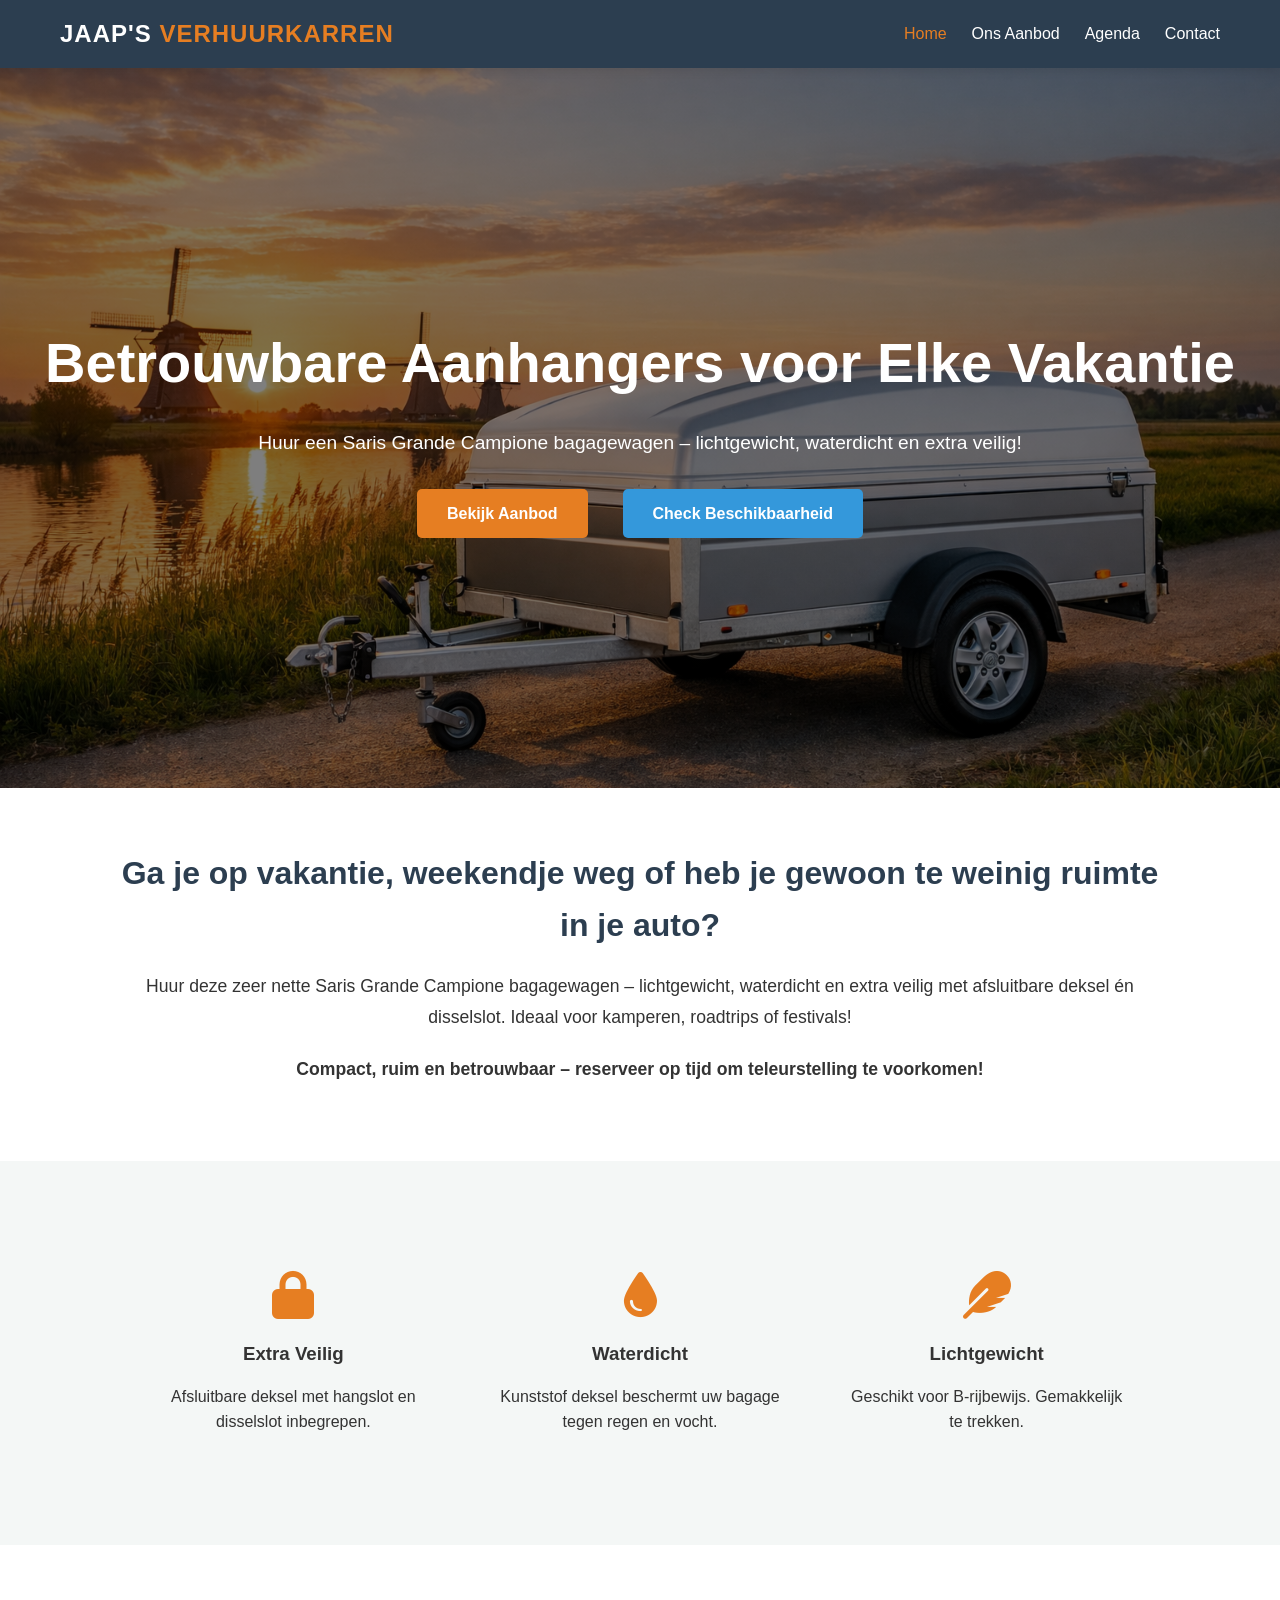
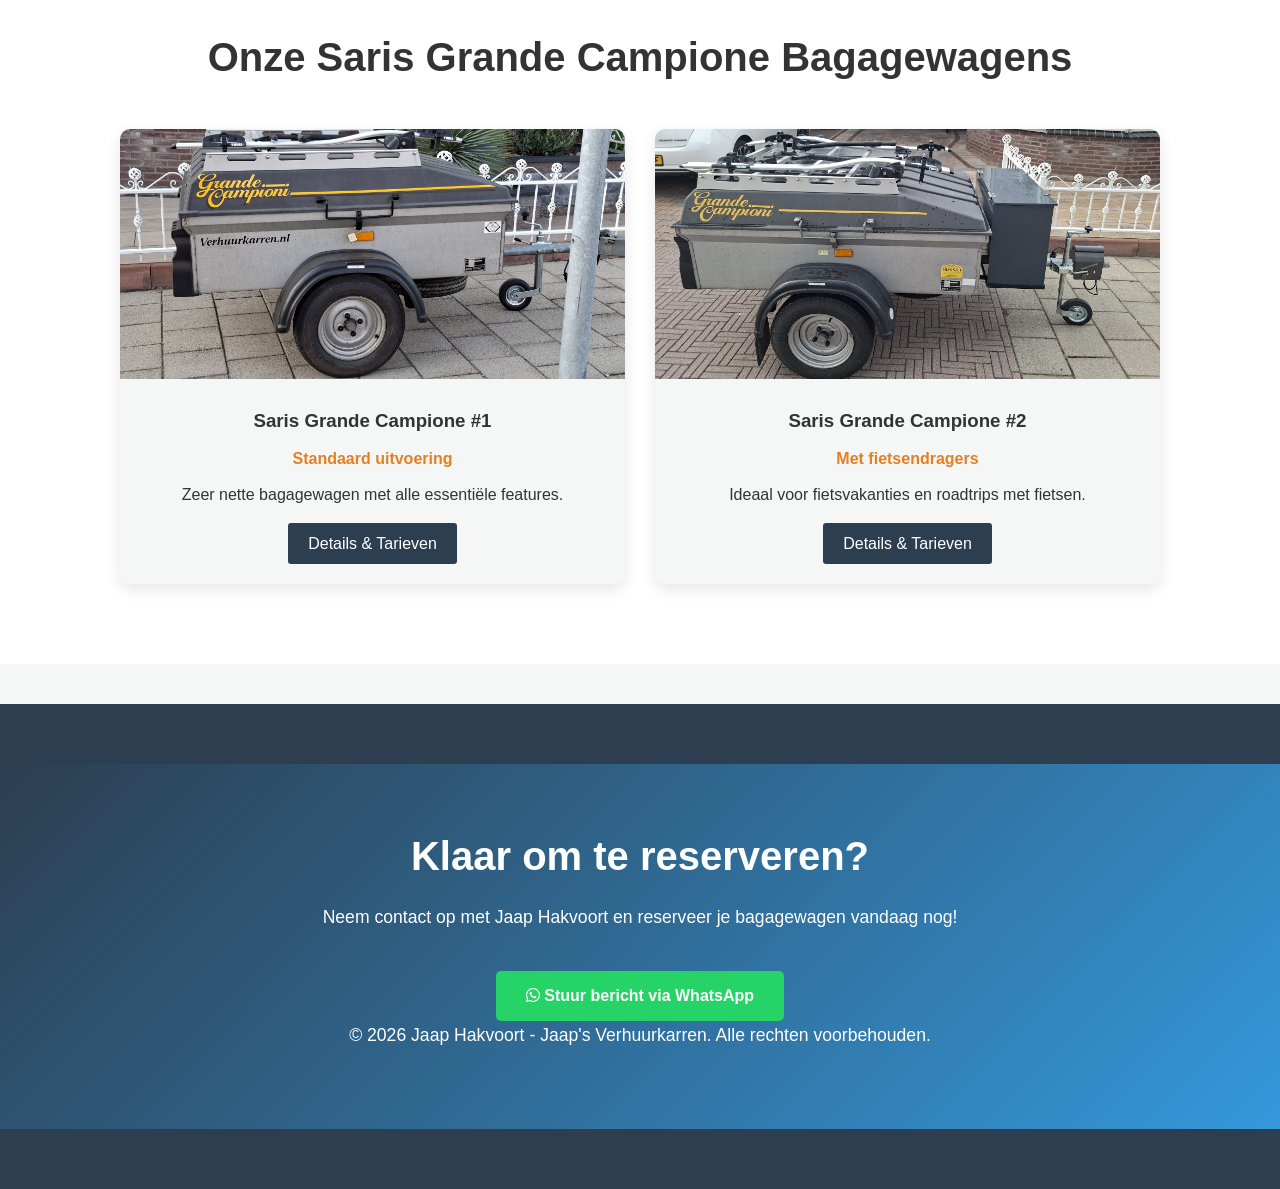
<file: index.html>
<!DOCTYPE html>
<html lang="nl">
<head>
    <meta charset="UTF-8">
    <meta name="viewport" content="width=device-width, initial-scale=1.0">
    <title>Jaap's Verhuurkarren - Saris Grande Campione Bagagewagen Huur</title>
    <link rel="stylesheet" href="stylesheet.css">
    <link rel="stylesheet" href="https://cdnjs.cloudflare.com/ajax/libs/font-awesome/6.0.0/css/all.min.css">
    <!-- Google tag (gtag.js) -->
<script async src="https://www.googletagmanager.com/gtag/js?id=G-QME11CQN93"></script>
<script>
  window.dataLayer = window.dataLayer || [];
  function gtag(){dataLayer.push(arguments);}
  gtag('js', new Date());

  gtag('config', 'G-QME11CQN93');
</script>

</head>
<body>
    <header>
        <nav>
            <div class="logo">Jaap's <span>Verhuurkarren</span></div>
            <ul>
                <li><a href="index.html" class="active">Home</a></li>
                <li><a href="pages/aanbod.html">Ons Aanbod</a></li>
                <li><a href="pages/agenda.html">Agenda</a></li>
                <li><a href="pages/contact.html">Contact</a></li>
            </ul>
        </nav>
    </header>

    <section class="hero" style="background-image: linear-gradient(rgba(0,0,0,0.5), rgba(0,0,0,0.5)), url('img/hero.jpg');">
        <div class="hero-content">
            <h1>Betrouwbare Aanhangers voor Elke Vakantie</h1>
            <p>Huur een Saris Grande Campione bagagewagen – lichtgewicht, waterdicht en extra veilig!</p>
            <div class="hero-btns">
                <a href="pages/aanbod.html" class="btn">Bekijk Aanbod</a>
                <a href="pages/agenda.html" class="btn btn-secondary">Check Beschikbaarheid</a>
            </div>
        </div>
    </section>

    <section class="intro-section">
        <div class="container">
            <div class="intro-text">
                <h2>Ga je op vakantie, weekendje weg of heb je gewoon te weinig ruimte in je auto?</h2>
                <p>Huur deze zeer nette Saris Grande Campione bagagewagen – lichtgewicht, waterdicht en extra veilig met afsluitbare deksel én disselslot. Ideaal voor kamperen, roadtrips of festivals!</p>
                <p style="text-align: center; margin-top: 20px; font-size: 1.1rem;"><strong>Compact, ruim en betrouwbaar – reserveer op tijd om teleurstelling te voorkomen!</strong></p>
            </div>
        </div>
    </section>

    <section class="features">
        <div class="container">
            <div class="feature">
                <i class="fas fa-lock"></i>
                <h3>Extra Veilig</h3>
                <p>Afsluitbare deksel met hangslot en disselslot inbegrepen.</p>
            </div>
            <div class="feature">
                <i class="fas fa-tint"></i>
                <h3>Waterdicht</h3>
                <p>Kunststof deksel beschermt uw bagage tegen regen en vocht.</p>
            </div>
            <div class="feature">
                <i class="fas fa-feather"></i>
                <h3>Lichtgewicht</h3>
                <p>Geschikt voor B-rijbewijs. Gemakkelijk te trekken.</p>
            </div>
        </div>
    </section>

    <section class="trailer-preview">
        <div class="container">
            <h2>Onze Saris Grande Campione Bagagewagens</h2>
            <div class="trailer-grid">
                <div class="trailer-card">
                    <img src="img/foto_kar_voorpagina.jpeg" alt="Saris Grande Campione 1">
                    <div class="card-body">
                        <h3>Saris Grande Campione #1</h3>
                        <p class="card-subtitle">Standaard uitvoering</p>
                        <p>Zeer nette bagagewagen met alle essentiële features.</p>
                        <a href="pages/aanbod.html" class="btn-small">Details & Tarieven</a>
                    </div>
                </div>
                <div class="trailer-card">
                    <img src="img/a199.jpeg" alt="Saris Grande Campione 2">
                    <div class="card-body">
                        <h3>Saris Grande Campione #2</h3>
                        <p class="card-subtitle">Met fietsendragers</p>
                        <p>Ideaal voor fietsvakanties en roadtrips met fietsen.</p>
                        <a href="pages/aanbod.html" class="btn-small">Details & Tarieven</a>
                    </div>
                </div>
            </div>
        </div>
    </section>

    

    <footer>
    <section class="cta-section">
        
            <h2>Klaar om te reserveren?</h2>
            <p>Neem contact op met Jaap Hakvoort en reserveer je bagagewagen vandaag nog!</p>
            <a href="#" id="whatsapp-link" class="btn" style="background: #25d366; margin-top: 20px;"><i class="fab fa-whatsapp"></i> Stuur bericht via WhatsApp</a><br>
             <p>&copy; 2026 Jaap Hakvoort - Jaap's Verhuurkarren. Alle rechten voorbehouden.</p>
        
    </section>
        
    </footer>

    <script src="javascript.js"></script>
</body>
</html>
</file>
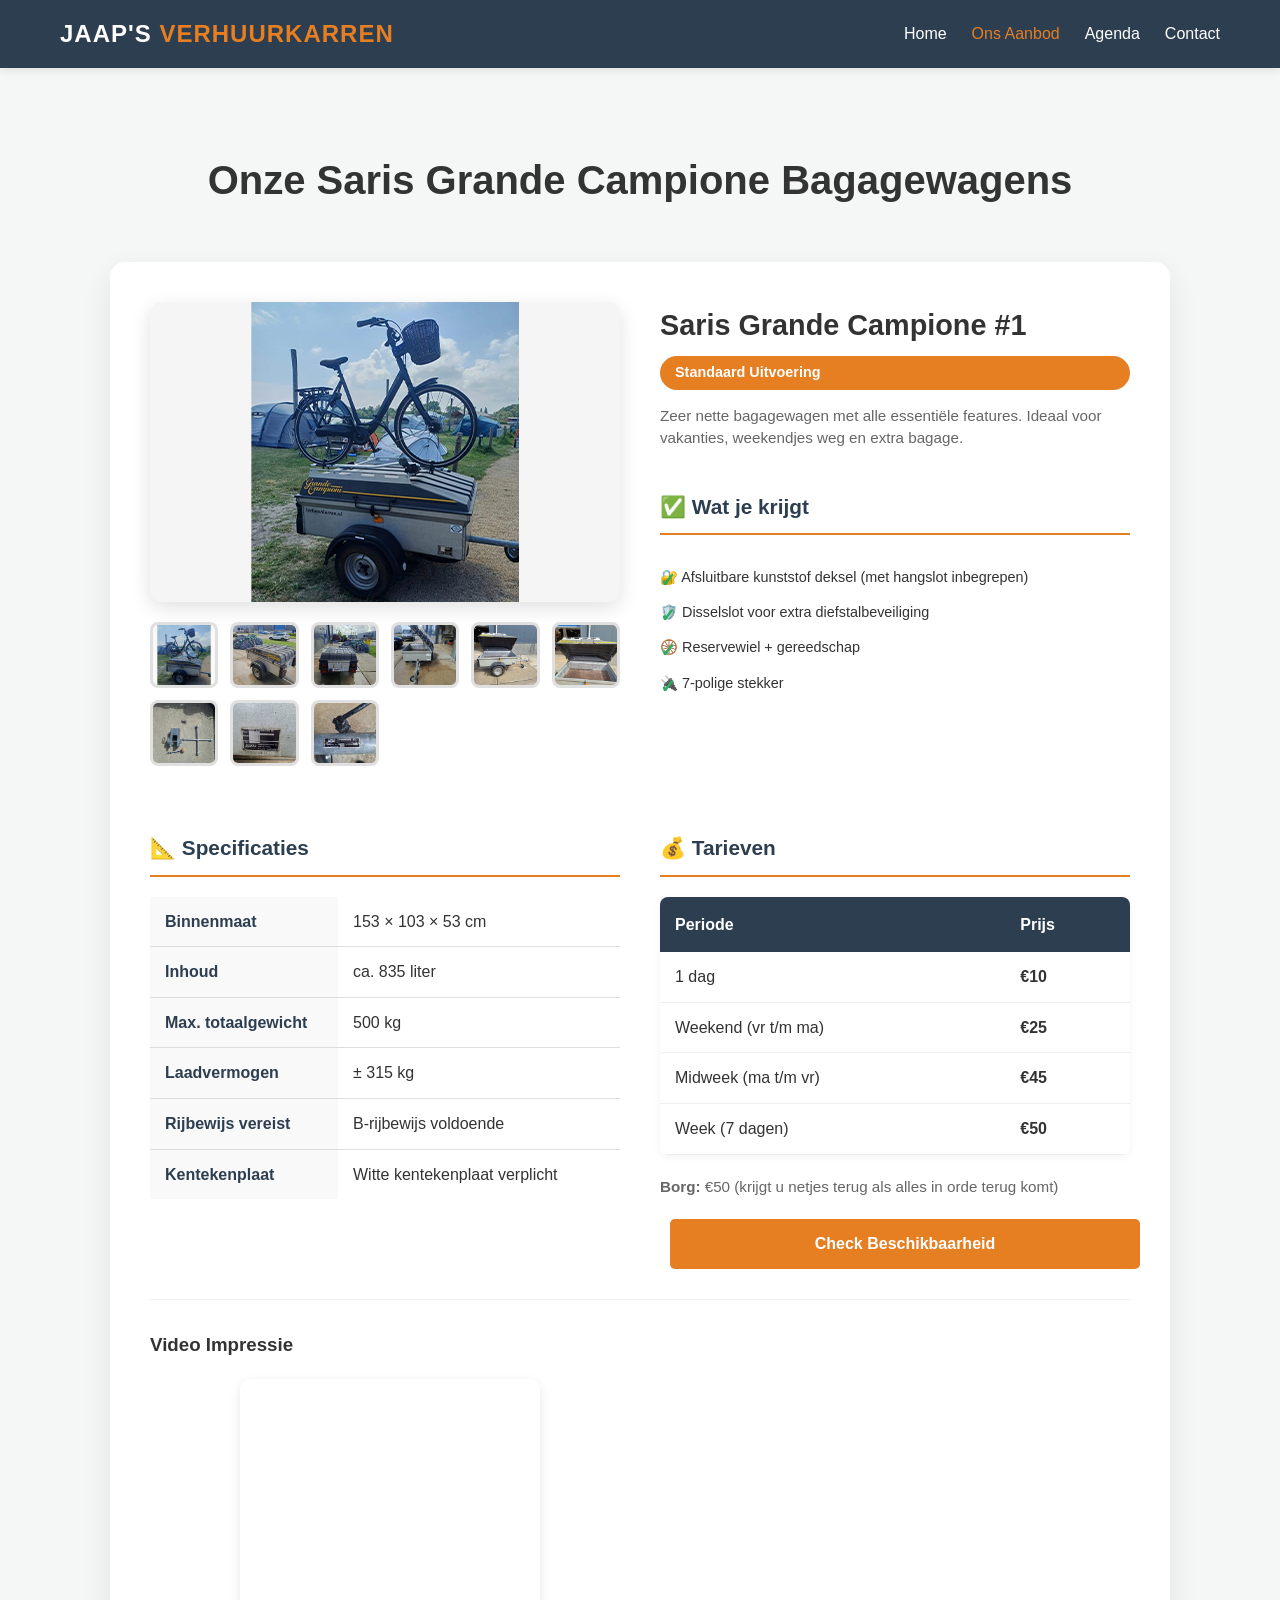
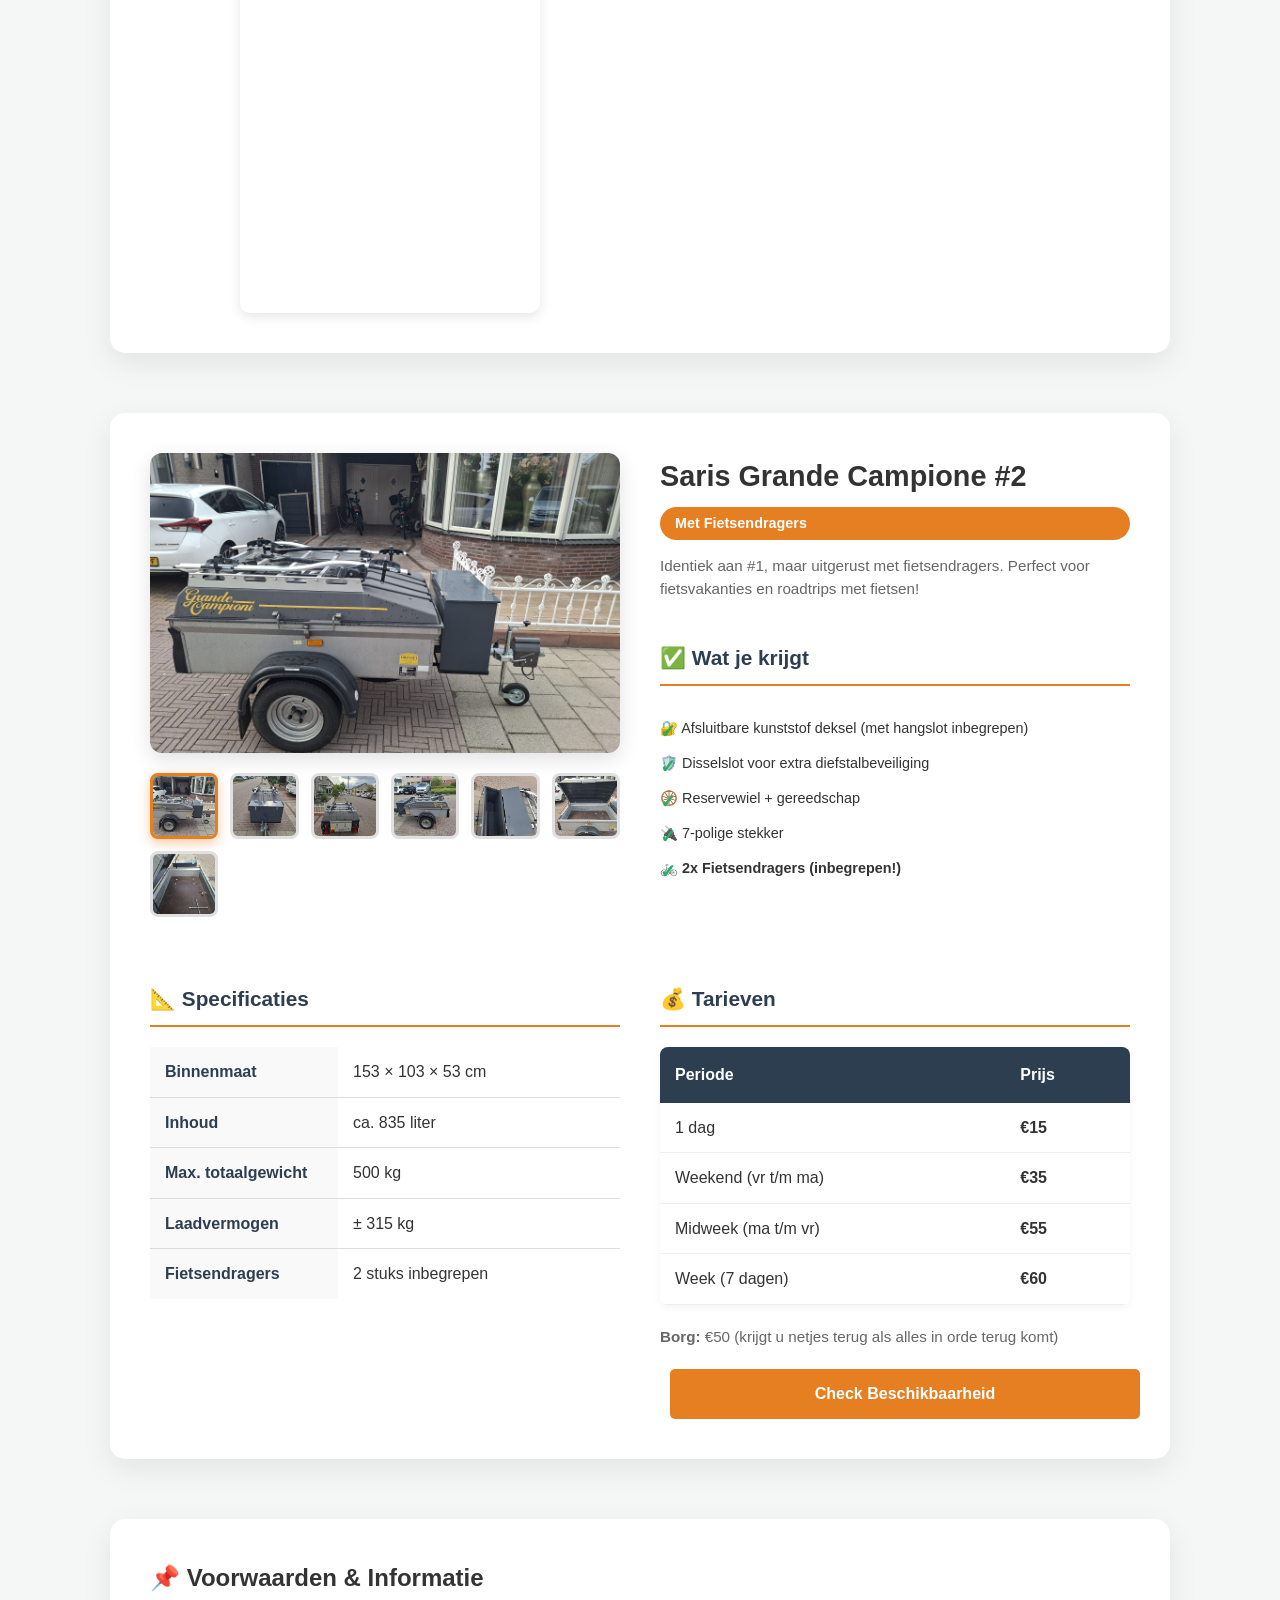
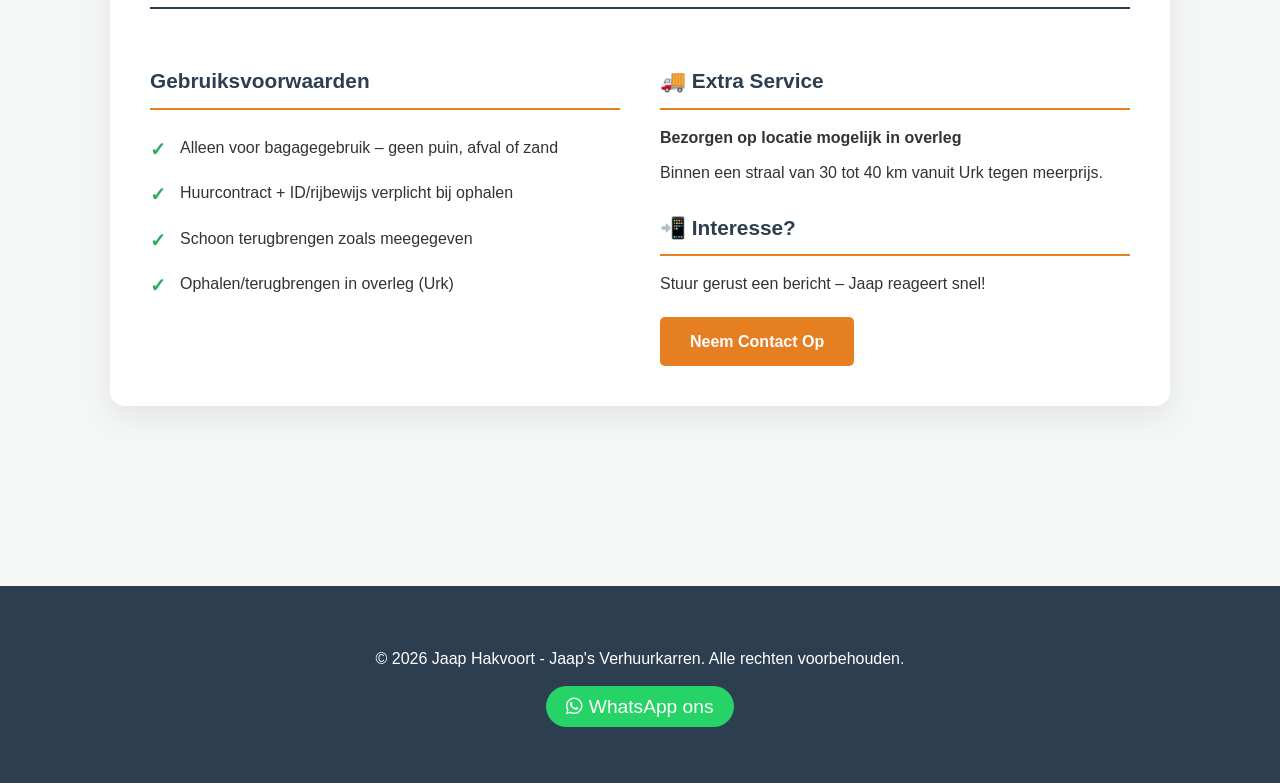
<file: pages/aanbod.html>
<!DOCTYPE html>
<html lang="nl">
<head>
    <meta charset="UTF-8">
    <meta name="viewport" content="width=device-width, initial-scale=1.0">
    <title>Ons Aanbod - Jaap's Verhuurkarren</title>
    <link rel="stylesheet" href="../stylesheet.css">
    <link rel="stylesheet" href="https://cdnjs.cloudflare.com/ajax/libs/font-awesome/6.0.0/css/all.min.css">
    <style>
        /* Lokale overrides voor extra cleanup */
        .section-title {
            font-size: 1.3rem;
            font-weight: bold;
            color: var(--dark);
            margin-top: 25px;
            margin-bottom: 15px;
            border-bottom: 2px solid var(--secondary-color);
            padding-bottom: 10px;
            text-align: left;
        }
        .badge {
            display: inline-block;
            background: var(--secondary-color);
            color: var(--white);
            padding: 5px 15px;
            border-radius: 20px;
            font-size: 0.9rem;
            margin-bottom: 15px;
            font-weight: 600;
        }
        .checklist {
            text-align: left;
            margin: 15px 0;
        }
        .video-container {
            width: 100%;
            border-radius: 10px;
            overflow: hidden;
            box-shadow: 0 4px 12px rgba(0,0,0,0.1);
        }
        .video-grid {
            display: grid;
            grid-template-columns: 1fr 1fr;
            gap: 20px;
            margin-top: 20px;
        }
        
        /* Compact top section layout */
        .trailer-top-section {
            display: grid;
            grid-template-columns: 1fr 1fr;
            gap: 40px;
            margin-bottom: 40px;
            align-items: start;
        }
        
        .trailer-bottom-section {
            display: grid;
            grid-template-columns: 1fr 1fr;
            gap: 40px;
        }
        
        .compact-info {
            display: flex;
            flex-direction: column;
            justify-content: flex-start;
        }
        
        .compact-info h2 {
            font-size: 1.8rem;
            margin-bottom: 8px;
        }
        
        .compact-info > p {
            font-size: 0.95rem;
            color: #666;
            margin-bottom: 15px;
            line-height: 1.5;
        }
        
        .compact-info .checklist {
            margin: 10px 0;
        }
        
        .compact-info .checklist li {
            font-size: 0.9rem;
            padding: 6px 0;
        }
        
        @media (max-width: 1024px) {
            .trailer-top-section,
            .trailer-bottom-section {
                grid-template-columns: 1fr;
                gap: 30px;
            }
        }
        
        @media (max-width: 768px) {
            .video-grid {
                grid-template-columns: 1fr;
            }
            .trailer-detail {
                padding: 20px;
            }
        }
    </style>
</head>
<body>
    <header>
        <nav>
            <div class="logo">Jaap's <span>Verhuurkarren</span></div>
            <ul>
                <li><a href="../index.html">Home</a></li>
                <li><a href="aanbod.html" class="active">Ons Aanbod</a></li>
                <li><a href="agenda.html">Agenda</a></li>
                <li><a href="contact.html">Contact</a></li>
            </ul>
        </nav>
    </header>

    <section class="container" style="padding: 80px 20px;">
        <h1 style="text-align: center; margin-bottom: 50px; font-size: 2.5rem;">Onze Saris Grande Campione Bagagewagens</h1>
        
        <!-- Trailer 1 -->
        <div class="trailer-detail">
            <!-- Top section: Gallery + Quick Info -->
            <div class="trailer-top-section">
                <div class="gallery-container">
                    <div class="main-image-container">
                        <img src="../img/fietskar.png" id="mainImage1" alt="Saris Grande Campione 1">
                    </div>
                    <div class="thumbnails-grid">                                          
                        <div class="thumbnail" onclick="changeImage('mainImage1', '../img/fietskar.png', this)">
                            <img src="../img/fietskar.png" alt="Thumbnail">
                        </div>
                        <div class="thumbnail" onclick="changeImage('mainImage1', '../img/10.jpeg', this)">
                            <img src="../img/10.jpeg" alt="Thumbnail">
                        </div>
                        <div class="thumbnail" onclick="changeImage('mainImage1', '../img/11.jpeg', this)">
                            <img src="../img/11.jpeg" alt="Thumbnail">
                        </div>
                        <div class="thumbnail" onclick="changeImage('mainImage1', '../img/13.jpeg', this)">
                            <img src="../img/13.jpeg" alt="Thumbnail">
                        </div>
                        <div class="thumbnail" onclick="changeImage('mainImage1', '../img/12.jpeg', this)">
                            <img src="../img/12.jpeg" alt="Thumbnail">
                        </div>
                        <div class="thumbnail" onclick="changeImage('mainImage1', '../img/4.jpeg', this)">
                            <img src="../img/4.jpeg" alt="Thumbnail">
                        </div>
                        <div class="thumbnail" onclick="changeImage('mainImage1', '../img/3.jpeg', this)">
                            <img src="../img/3.jpeg" alt="Thumbnail">
                        </div>
                        <div class="thumbnail" onclick="changeImage('mainImage1', '../img/7.jpeg', this)">
                            <img src="../img/7.jpeg" alt="Thumbnail">
                        </div>
                        <div class="thumbnail" onclick="changeImage('mainImage1', '../img/14.jpeg', this)">
                            <img src="../img/14.jpeg" alt="Thumbnail">
                        </div>
                    </div>
                </div>

                <div class="compact-info">
                    <h2>Saris Grande Campione #1</h2>
                    <span class="badge">Standaard Uitvoering</span>
                    <p>Zeer nette bagagewagen met alle essentiële features. Ideaal voor vakanties, weekendjes weg en extra bagage.</p>

                    <div class="section-title">✅ Wat je krijgt</div>
                    <ul class="checklist">
                        <li>🔐 Afsluitbare kunststof deksel (met hangslot inbegrepen)</li>
                        <li>🛡️ Disselslot voor extra diefstalbeveiliging</li>
                        <li>🛞 Reservewiel + gereedschap</li>
                        <li>🔌 7-polige stekker</li>
                    </ul>
                </div>
            </div>

            <!-- Bottom section: Specs & Pricing -->
            <div class="trailer-bottom-section">
                <div>
                    <div class="section-title">📐 Specificaties</div>
                    <table class="specs-table">
                        <tr><td>Binnenmaat</td><td>153 × 103 × 53 cm</td></tr>
                        <tr><td>Inhoud</td><td>ca. 835 liter</td></tr>
                        <tr><td>Max. totaalgewicht</td><td>500 kg</td></tr>
                        <tr><td>Laadvermogen</td><td>± 315 kg</td></tr>
                        <tr><td>Rijbewijs vereist</td><td>B-rijbewijs voldoende</td></tr>
                        <tr><td>Kentekenplaat</td><td>Witte kentekenplaat verplicht</td></tr>
                    </table>
                </div>

                <div>
                    <div class="section-title">💰 Tarieven</div>
                    <table class="pricing-table">
                        <tr>
                            <th>Periode</th>
                            <th>Prijs</th>
                        </tr>
                        <tr><td>1 dag</td><td><strong>€10</strong></td></tr>
                        <tr><td>Weekend (vr t/m ma)</td><td><strong>€25</strong></td></tr>
                        <tr><td>Midweek (ma t/m vr)</td><td><strong>€45</strong></td></tr>
                        <tr><td>Week (7 dagen)</td><td><strong>€50</strong></td></tr>
                    </table>
                    <p style="margin-top: 15px; font-size: 0.95rem; color: #666;"><strong>Borg:</strong> €50 (krijgt u netjes terug als alles in orde terug komt)</p>
                    <a href="agenda.html" class="btn" style="margin-top: 20px; width: 100%; text-align: center;">Check Beschikbaarheid</a>
                </div>
            </div>

            <div class="video-section">
                <h3 style="margin-bottom: 20px;">Video Impressie</h3>
                <div class="video-grid">
                    <div class="video-container" style="aspect-ratio: 9/16; max-width: 300px; margin: 0 auto;">
                        <iframe src="https://player.vimeo.com/video/1192032567?badge=0&amp;autopause=0" style="width:100%; height:100%; border:none;" allowfullscreen></iframe>
                    </div>
                </div>
            </div>
        </div>

        <!-- Trailer 2 -->
        <div class="trailer-detail">
            <!-- Top section: Gallery + Quick Info -->
            <div class="trailer-top-section">
                <div class="gallery-container">
                    <div class="main-image-container">
                        <img src="../img/a4.jpeg" id="mainImage2" alt="Saris Grande Campione 2">
                    </div>
                    <div class="thumbnails-grid">
                        <div class="thumbnail active" onclick="changeImage('mainImage2', '../img/a4.jpeg', this)">
                            <img src="../img/a4.jpeg" alt="Thumbnail">
                        </div>
                        <div class="thumbnail" onclick="changeImage('mainImage2', '../img/a1.jpeg', this)">
                            <img src="../img/a1.jpeg" alt="Thumbnail">
                        </div>
                        <div class="thumbnail" onclick="changeImage('mainImage2', '../img/a5.jpeg', this)">
                            <img src="../img/a5.jpeg" alt="Thumbnail">
                        </div>
                        <div class="thumbnail" onclick="changeImage('mainImage2', '../img/a6.jpeg', this)">
                            <img src="../img/a6.jpeg" alt="Thumbnail">
                        </div>
                        <div class="thumbnail" onclick="changeImage('mainImage2', '../img/a7.jpeg', this)">
                            <img src="../img/a7.jpeg" alt="Thumbnail">
                        </div>
                        <div class="thumbnail" onclick="changeImage('mainImage2', '../img/a9.jpeg', this)">
                            <img src="../img/a9.jpeg" alt="Thumbnail">
                        </div>
                        <div class="thumbnail" onclick="changeImage('mainImage2', '../img/a11.jpeg', this)">
                            <img src="../img/a11.jpeg" alt="Thumbnail">
                        </div>
                    </div>
                </div>

                <div class="compact-info">
                    <h2>Saris Grande Campione #2</h2>
                    <span class="badge">Met Fietsendragers</span>
                    <p>Identiek aan #1, maar uitgerust met fietsendragers. Perfect voor fietsvakanties en roadtrips met fietsen!</p>

                    <div class="section-title">✅ Wat je krijgt</div>
                    <ul class="checklist">
                        <li>🔐 Afsluitbare kunststof deksel (met hangslot inbegrepen)</li>
                        <li>🛡️ Disselslot voor extra diefstalbeveiliging</li>
                        <li>🛞 Reservewiel + gereedschap</li>
                        <li>🔌 7-polige stekker</li>
                        <li>🚲 <strong>2x Fietsendragers (inbegrepen!)</strong></li>
                    </ul>
                </div>
            </div>

            <!-- Bottom section: Specs & Pricing -->
            <div class="trailer-bottom-section">
                <div>
                    <div class="section-title">📐 Specificaties</div>
                    <table class="specs-table">
                        <tr><td>Binnenmaat</td><td>153 × 103 × 53 cm</td></tr>
                        <tr><td>Inhoud</td><td>ca. 835 liter</td></tr>
                        <tr><td>Max. totaalgewicht</td><td>500 kg</td></tr>
                        <tr><td>Laadvermogen</td><td>± 315 kg</td></tr>
                        <tr><td>Fietsendragers</td><td>2 stuks inbegrepen</td></tr>
                    </table>
                </div>

                <div>
                    <div class="section-title">💰 Tarieven</div>
                    <table class="pricing-table">
                        <tr>
                            <th>Periode</th>
                            <th>Prijs</th>
                        </tr>
                        <tr><td>1 dag</td><td><strong>€15</strong></td></tr>
                        <tr><td>Weekend (vr t/m ma)</td><td><strong>€35</strong></td></tr>
                        <tr><td>Midweek (ma t/m vr)</td><td><strong>€55</strong></td></tr>
                        <tr><td>Week (7 dagen)</td><td><strong>€60</strong></td></tr>
                    </table>
                    <p style="margin-top: 15px; font-size: 0.95rem; color: #666;"><strong>Borg:</strong> €50 (krijgt u netjes terug als alles in orde terug komt)</p>
                    <a href="agenda.html" class="btn" style="margin-top: 20px; width: 100%; text-align: center;">Check Beschikbaarheid</a>
                </div>
            </div>
        </div>

        <!-- Voorwaarden -->
        <div class="trailer-detail" style="text-align: left;">
            <h2 style="margin-bottom: 30px; border-bottom: 2px solid var(--dark); padding-bottom: 10px;">📌 Voorwaarden & Informatie</h2>
            
            <div style="display: grid; grid-template-columns: repeat(auto-fit, minmax(250px, 1fr)); gap: 40px;">
                <div>
                    <div class="section-title">Gebruiksvoorwaarden</div>
                    <ul class="checklist">
                        <li>Alleen voor bagagegebruik – geen puin, afval of zand</li>
                        <li>Huurcontract + ID/rijbewijs verplicht bij ophalen</li>
                        <li>Schoon terugbrengen zoals meegegeven</li>
                        <li>Ophalen/terugbrengen in overleg (Urk)</li>
                    </ul>
                </div>
                <div>
                    <div class="section-title">🚚 Extra Service</div>
                    <p style="margin-bottom: 10px;"><strong>Bezorgen op locatie mogelijk in overleg</strong></p>
                    <p>Binnen een straal van 30 tot 40 km vanuit Urk tegen meerprijs.</p>
                    
                    <div class="section-title">📲 Interesse?</div>
                    <p style="margin-bottom: 20px;">Stuur gerust een bericht – Jaap reageert snel!</p>
                    <a href="contact.html" class="btn" style="margin: 0;">Neem Contact Op</a>
                </div>
            </div>
        </div>
    </section>

    <footer>
        <div class="container">
            <p>&copy; 2026 Jaap Hakvoort - Jaap's Verhuurkarren. Alle rechten voorbehouden.</p>
            <div class="socials">
                <a href="#" id="whatsapp-link"><i class="fab fa-whatsapp"></i> WhatsApp ons</a>
            </div>
        </div>
    </footer>

    <script>
        function changeImage(targetId, src, thumbElement) {
            const mainImg = document.getElementById(targetId);
            mainImg.style.opacity = '0';
            
            setTimeout(() => {
                mainImg.src = src;
                mainImg.style.opacity = '1';
            }, 300);

            // Update active state thumbnails
            const thumbnails = thumbElement.parentElement.getElementsByClassName('thumbnail');
            for (let thumb of thumbnails) {
                thumb.classList.remove('active');
            }
            thumbElement.classList.add('active');
        }
    </script>
    <script src="../javascript.js"></script>
</body>
</html>
</file>
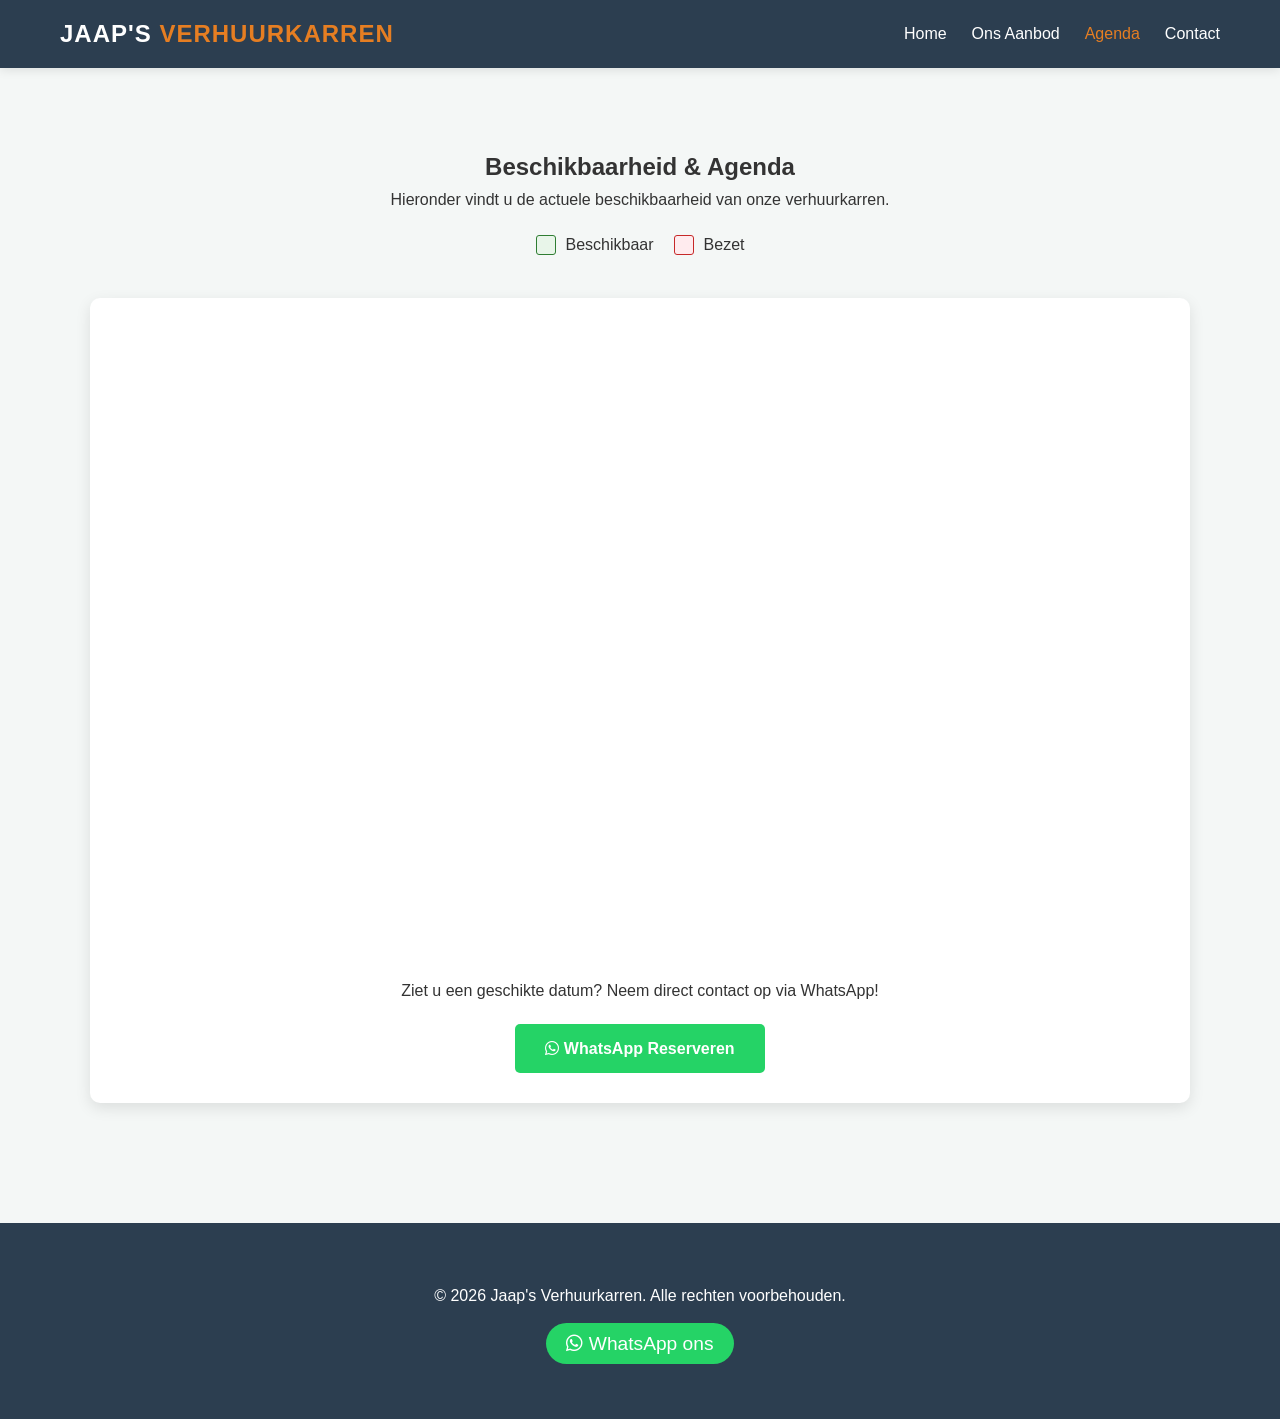
<file: pages/agenda.html>
<!DOCTYPE html>
<html lang="nl">
<head>
    <meta charset="UTF-8">
    <meta name="viewport" content="width=device-width, initial-scale=1.0">
    <title>Agenda - Jaap's Verhuurkarren</title>
    <link rel="stylesheet" href="../stylesheet.css">
    <link rel="stylesheet" href="https://cdnjs.cloudflare.com/ajax/libs/font-awesome/6.0.0/css/all.min.css">
    <style>
        .calendar-section {
            padding: 80px 0;
        }
        .calendar-info {
            text-align: center;
            margin-bottom: 40px;
        }
        .calendar-legend {
            display: flex;
            justify-content: center;
            gap: 20px;
            margin-top: 20px;
        }
        .legend-item {
            display: flex;
            align-items: center;
            gap: 10px;
        }
        .legend-box {
            width: 20px;
            height: 20px;
            border-radius: 3px;
        }
        .legend-available { background: #e8f5e9; border: 1px solid #2e7d32; }
        .legend-booked { background: #ffebee; border: 1px solid #c62828; }
    </style>
</head>
<body>
    <header>
        <nav>
            <div class="logo">Jaap's <span>Verhuurkarren</span></div>
            <ul>
                <li><a href="../index.html">Home</a></li>
                <li><a href="aanbod.html">Ons Aanbod</a></li>
                <li><a href="agenda.html" class="active">Agenda</a></li>
                <li><a href="contact.html">Contact</a></li>
            </ul>
        </nav>
    </header>

    <section class="container calendar-section">
        <div class="calendar-info">
            <h1>Beschikbaarheid & Agenda</h1>
            <p>Hieronder vindt u de actuele beschikbaarheid van onze verhuurkarren.</p>
            <div class="calendar-legend">
                <div class="legend-item"><div class="legend-box legend-available"></div> Beschikbaar</div>
                <div class="legend-item"><div class="legend-box legend-booked"></div> Bezet</div>
            </div>
        </div>

        <div class="calendar-container">
            <div class="calendar-header">
                <h2 id="month-year"></h2><iframe src="https://calendar.google.com/calendar/embed?src=jaaphakvoortuk45%40gmail.com&ctz=Europe%2FAmsterdam" style="border: 0" width="800" height="600" frameborder="0" scrolling="no"></iframe>
                
        </div>

        <div style="text-align: center; margin-top: 50px;">
            <p>Ziet u een geschikte datum? Neem direct contact op via WhatsApp!</p>
            <a href="#" id="contact-whatsapp-btn" class="btn" style="margin-top: 20px; background: #25d366;"><i class="fab fa-whatsapp"></i> WhatsApp Reserveren</a>
        </div>
    </section>

    <footer>
        <div class="container">
            <p>&copy; 2026 Jaap's Verhuurkarren. Alle rechten voorbehouden.</p>
            <div class="socials">
                <a href="#" id="whatsapp-link"><i class="fab fa-whatsapp"></i> WhatsApp ons</a>
            </div>
        </div>
    </footer>

    <script src="../javascript.js"></script>
</body>
</html>
</file>
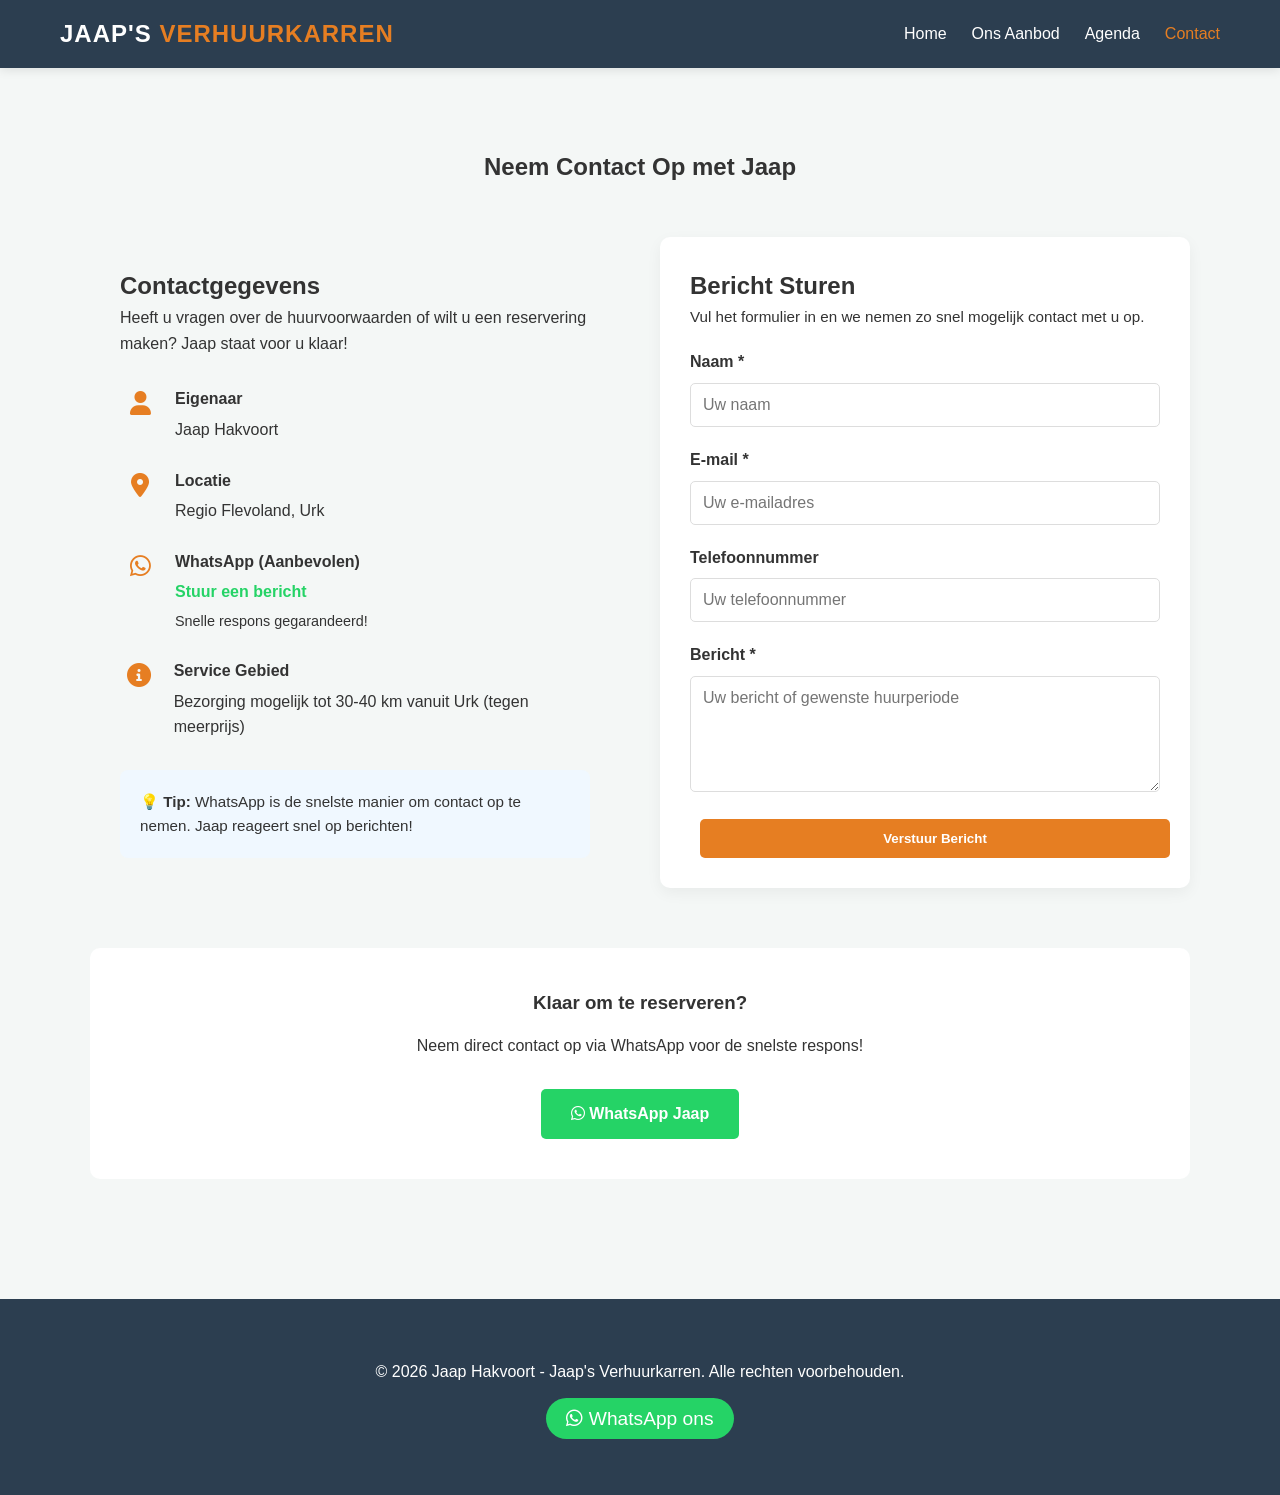
<file: pages/contact.html>
<!DOCTYPE html>
<html lang="nl">
<head>
    <meta charset="UTF-8">
    <meta name="viewport" content="width=device-width, initial-scale=1.0">
    <title>Contact - Jaap's Verhuurkarren</title>
    <link rel="stylesheet" href="../stylesheet.css">
    <link rel="stylesheet" href="https://cdnjs.cloudflare.com/ajax/libs/font-awesome/6.0.0/css/all.min.css">
    <style>
        .contact-section {
            padding: 80px 0;
        }
        .contact-grid {
            display: grid;
            grid-template-columns: repeat(auto-fit, minmax(300px, 1fr));
            gap: 40px;
        }
        .contact-form {
            background: var(--white);
            padding: 30px;
            border-radius: 10px;
            box-shadow: 0 5px 15px rgba(0,0,0,0.05);
        }
        .form-group {
            margin-bottom: 20px;
        }
        .form-group label {
            display: block;
            margin-bottom: 8px;
            font-weight: bold;
        }
        .form-group input, .form-group textarea {
            width: 100%;
            padding: 12px;
            border: 1px solid #ddd;
            border-radius: 5px;
            font-size: 1rem;
        }
        .contact-info {
            padding: 30px;
        }
        .info-item {
            display: flex;
            align-items: flex-start;
            gap: 15px;
            margin-bottom: 25px;
        }
        .info-item i {
            font-size: 1.5rem;
            color: var(--secondary-color);
            width: 40px;
            text-align: center;
            margin-top: 5px;
        }
        .info-item strong {
            display: block;
            margin-bottom: 5px;
        }
    </style>
</head>
<body>
    <header>
        <nav>
            <div class="logo">Jaap's <span>Verhuurkarren</span></div>
            <ul>
                <li><a href="../index.html">Home</a></li>
                <li><a href="aanbod.html">Ons Aanbod</a></li>
                <li><a href="agenda.html">Agenda</a></li>
                <li><a href="contact.html" class="active">Contact</a></li>
            </ul>
        </nav>
    </header>

    <section class="container contact-section">
        <h1 style="text-align: center; margin-bottom: 50px;">Neem Contact Op met Jaap</h1>
        
        <div class="contact-grid">
            <div class="contact-info">
                <h2>Contactgegevens</h2>
                <p style="margin-bottom: 30px;">Heeft u vragen over de huurvoorwaarden of wilt u een reservering maken? Jaap staat voor u klaar!</p>
                
                <div class="info-item">
                    <i class="fas fa-user"></i>
                    <div>
                        <strong>Eigenaar</strong>
                        Jaap Hakvoort
                    </div>
                </div>
                
                <div class="info-item">
                    <i class="fas fa-map-marker-alt"></i>
                    <div>
                        <strong>Locatie</strong>
                        Regio Flevoland, Urk
                    </div>
                </div>
                
                <div class="info-item">
                    <i class="fab fa-whatsapp"></i>
                    <div>
                        <strong>WhatsApp (Aanbevolen)</strong>
                        <a href="#" id="whatsapp-link" style="color: #25d366; text-decoration: none; font-weight: bold;">Stuur een bericht</a>
                        <p style="font-size: 0.9rem; margin-top: 5px;">Snelle respons gegarandeerd!</p>
                    </div>
                </div>

                <div class="info-item">
                    <i class="fas fa-info-circle"></i>
                    <div>
                        <strong>Service Gebied</strong>
                        Bezorging mogelijk tot 30-40 km vanuit Urk (tegen meerprijs)
                    </div>
                </div>

                <div style="background: #f0f8ff; padding: 20px; border-radius: 8px; margin-top: 30px;">
                    <p style="font-size: 0.95rem;"><strong>💡 Tip:</strong> WhatsApp is de snelste manier om contact op te nemen. Jaap reageert snel op berichten!</p>
                </div>
            </div>

            <div class="contact-form">
                <h2>Bericht Sturen</h2>
                <p style="margin-bottom: 20px; font-size: 0.95rem;">Vul het formulier in en we nemen zo snel mogelijk contact met u op.</p>
                <form id="contact-form">
                    <div class="form-group">
                        <label for="name">Naam *</label>
                        <input type="text" id="name" placeholder="Uw naam" required>
                    </div>
                    <div class="form-group">
                        <label for="email">E-mail *</label>
                        <input type="email" id="email" placeholder="Uw e-mailadres" required>
                    </div>
                    <div class="form-group">
                        <label for="phone">Telefoonnummer</label>
                        <input type="tel" id="phone" placeholder="Uw telefoonnummer">
                    </div>
                    <div class="form-group">
                        <label for="message">Bericht *</label>
                        <textarea id="message" rows="5" placeholder="Uw bericht of gewenste huurperiode" required></textarea>
                    </div>
                    <button type="submit" class="btn" style="width: 100%;">Verstuur Bericht</button>
                </form>
            </div>
        </div>

        <div style="text-align: center; margin-top: 60px; padding: 40px; background: var(--white); border-radius: 10px;">
            <h3>Klaar om te reserveren?</h3>
            <p style="margin: 15px 0;">Neem direct contact op via WhatsApp voor de snelste respons!</p>
            <a href="#" id="contact-whatsapp-btn" class="btn" style="background: #25d366; margin-top: 15px;"><i class="fab fa-whatsapp"></i> WhatsApp Jaap</a>
        </div>
    </section>

    <footer>
        <div class="container">
            <p>&copy; 2026 Jaap Hakvoort - Jaap's Verhuurkarren. Alle rechten voorbehouden.</p>
            <div class="socials">
                <a href="#" id="whatsapp-link-footer"><i class="fab fa-whatsapp"></i> WhatsApp ons</a>
            </div>
        </div>
    </footer>

    <script src="../javascript.js"></script>
    <script>
        document.getElementById('contact-form').addEventListener('submit', function(e) {
            e.preventDefault();
            alert('Bedankt voor uw bericht! Jaap zal zo snel mogelijk contact met u opnemen.');
            this.reset();
        });
    </script>
</body>
</html>
</file>
<file: stylesheet.css>
/* Global Styles */
:root {
    --primary-color: #2c3e50; /* Modern Deep Blue */
    --secondary-color: #e67e22; /* Action Orange */
    --light-bg: #f4f7f6;
    --text-color: #333;
    --white: #ffffff;
    --grey: #bdc3c7;
    --dark: #2c3e50;
    --accent: #3498db;
    --success: #27ae60;
}

* {
    margin: 0;
    padding: 0;
    box-sizing: border-box;
    font-family: 'Segoe UI', Tahoma, Geneva, Verdana, sans-serif;
}

body {
    background-color: var(--light-bg);
    color: var(--text-color);
    line-height: 1.6;
}

.container {
    max-width: 1100px;
    margin: 0 auto;
    padding: 0 30px;
}

/* Header & Nav */
header {
    background: var(--dark);
    color: var(--white);
    padding: 15px 0;
    position: sticky;
    top: 0;
    z-index: 1000;
    box-shadow: 0 2px 10px rgba(0,0,0,0.1);
}

nav {
    display: flex;
    justify-content: space-between;
    align-items: center;
    max-width: 1200px;
    margin: 0 auto;
    padding: 0 20px;
}

.logo {
    font-size: 24px;
    font-weight: bold;
    text-transform: uppercase;
    letter-spacing: 1px;
}

.logo span {
    color: var(--secondary-color);
}

nav ul {
    display: flex;
    list-style: none;
}

nav ul li {
    margin-left: 25px;
}

nav ul li a {
    color: var(--white);
    text-decoration: none;
    font-weight: 500;
    transition: color 0.3s ease;
}

nav ul li a:hover, nav ul li a.active {
    color: var(--secondary-color);
}

/* Hero Section */
.hero {
    height: 80vh;
    background-size: cover;
    background-position: center;
    display: flex;
    align-items: center;
    justify-content: center;
    text-align: center;
    color: var(--white);
}

.hero-content h1 {
    font-size: 3.5rem;
    margin-bottom: 20px;
}

.hero-content p {
    font-size: 1.2rem;
    margin-bottom: 30px;
}

.hero-btns {
    display: flex;
    justify-content: center;
    gap: 15px;
    flex-wrap: wrap;
}

.btn {
    display: inline-block;
    padding: 12px 30px;
    background: var(--secondary-color);
    color: var(--white);
    text-decoration: none;
    border-radius: 5px;
    font-weight: bold;
    transition: background 0.3s ease;
    margin: 0 10px;
    border: none;
    cursor: pointer;
}

.btn:hover {
    background: #d35400;
}

.btn-secondary {
    background: var(--accent);
}

.btn-secondary:hover {
    background: #2980b9;
}

/* Intro Section */
.intro-section {
    padding: 60px 0;
    background: var(--white);
    text-align: center;
}

.intro-text h2 {
    font-size: 2rem;
    margin-bottom: 20px;
    color: var(--dark);
}

.intro-text p {
    font-size: 1.1rem;
    line-height: 1.8;
    margin-bottom: 15px;
}

/* Features */
.features {
    padding: 80px 0;
    background: var(--light-bg);
    text-align: center;
}

.features .container {
    display: flex;
    justify-content: space-around;
    flex-wrap: wrap;
}

.feature {
    flex: 1;
    min-width: 250px;
    padding: 20px;
    margin: 10px;
}

.feature i {
    font-size: 3rem;
    color: var(--secondary-color);
    margin-bottom: 20px;
}

.feature h3 {
    margin-bottom: 15px;
}

/* Trailer Preview */
.trailer-preview {
    padding: 80px 0;
    background: var(--white);
}

.trailer-preview h2 {
    text-align: center;
    margin-bottom: 40px;
    font-size: 2.5rem;
}

.trailer-detail {
    padding: 40px;
    background: var(--white);
    margin-bottom: 60px;
    border-radius: 15px;
    box-shadow: 0 10px 30px rgba(0,0,0,0.08);
}

/* Gallery Styles */
.gallery-container {
    flex: 1;
    min-width: 300px;
    max-width: 600px;
}

.main-image-container {
    width: 100%;
    margin-bottom: 20px;
    border-radius: 12px;
    overflow: hidden;
    box-shadow: 0 6px 20px rgba(0,0,0,0.12);
    background: #f5f5f5;
}

.main-image-container img {
    width: 100%;
    height: 400px;
    object-fit: cover;
    display: block;
    transition: opacity 0.3s ease;
}

.thumbnails-grid {
    display: grid;
    grid-template-columns: repeat(auto-fill, minmax(70px, 1fr));
    gap: 12px;
}

.thumbnail {
    cursor: pointer;
    border-radius: 8px;
    overflow: hidden;
    border: 3px solid #e0e0e0;
    transition: all 0.25s ease;
    background: #f9f9f9;
}

.thumbnail:hover {
    border-color: var(--secondary-color);
    transform: scale(1.05);
    box-shadow: 0 2px 8px rgba(230, 126, 34, 0.2);
}

.thumbnail.active {
    border-color: var(--secondary-color);
    box-shadow: 0 4px 12px rgba(230, 126, 34, 0.4);
}

.thumbnail img {
    width: 100%;
    height: 70px;
    object-fit: cover;
    display: block;
}

.trailer-flex {
    display: flex;
    gap: 50px;
    align-items: flex-start;
    flex-wrap: wrap;
}

.trailer-info {
    flex: 1.2;
    min-width: 300px;
}

.video-section {
    margin-top: 30px;
    padding-top: 30px;
    border-top: 1px solid #eee;
}


.trailer-grid {
    display: grid;
    grid-template-columns: repeat(auto-fit, minmax(300px, 1fr));
    gap: 30px;
}

.trailer-card {
    background: var(--light-bg);
    border-radius: 10px;
    overflow: hidden;
    box-shadow: 0 5px 15px rgba(0,0,0,0.1);
    transition: transform 0.3s ease;
}

.trailer-card:hover {
    transform: translateY(-10px);
}

.trailer-card img {
    width: 100%;
    height: 250px;
    object-fit: cover;
}

.card-body {
    padding: 20px;
    text-align: center;
}

.card-body h3 {
    margin-bottom: 10px;
}

.card-subtitle {
    color: var(--secondary-color);
    font-weight: bold;
    margin-bottom: 10px;
}

.btn-small {
    display: inline-block;
    padding: 8px 20px;
    background: var(--dark);
    color: var(--white);
    text-decoration: none;
    border-radius: 3px;
    margin-top: 15px;
}

/* CTA Section */
.cta-section {
    padding: 60px 0;
    background: linear-gradient(135deg, var(--dark) 0%, var(--accent) 100%);
    color: var(--white);
    text-align: center;
}

.cta-section h2 {
    font-size: 2.5rem;
    margin-bottom: 15px;
}

.cta-section p {
    font-size: 1.1rem;
    margin-bottom: 20px;
}

/* Footer */
footer {
    background: var(--dark);
    color: var(--white);
    padding: 60px 0;
    text-align: center;
    margin-top: 40px;
}

.socials {
    margin-top: 20px;
}

.socials a {
    color: var(--white);
    text-decoration: none;
    font-size: 1.2rem;
    background: #25d366; /* WhatsApp Green */
    padding: 10px 20px;
    border-radius: 50px;
    transition: opacity 0.3s ease;
}

.socials a:hover {
    opacity: 0.8;
}

/* Pricing Tables */
.pricing-table {
    width: 100%;
    border-collapse: collapse;
    margin: 20px 0;
    background: var(--white);
    border-radius: 8px;
    overflow: hidden;
    box-shadow: 0 2px 8px rgba(0,0,0,0.05);
}

.pricing-table th {
    background: var(--dark);
    color: var(--white);
    padding: 15px;
    text-align: left;
    font-weight: bold;
}

.pricing-table td {
    padding: 12px 15px;
    border-bottom: 1px solid #eee;
}

.pricing-table tr:hover {
    background: #f9f9f9;
}

/* Specs Table */
.specs-table {
    width: 100%;
    border-collapse: collapse;
    margin-top: 20px;
}

.specs-table td {
    padding: 12px 15px;
    border-bottom: 1px solid #ddd;
}

.specs-table td:first-child {
    font-weight: bold;
    color: var(--primary-color);
    width: 40%;
    background: #f9f9f9;
}

.specs-table tr:last-child td {
    border-bottom: none;
}

/* Checklist Styles */
.checklist {
    list-style: none;
    padding: 0;
    margin: 20px 0;
    text-align: center;
}

.checklist li {
    padding: 10px 0;
    padding-left: 30px;
    position: relative;
}

.checklist li:before {
    content: "✓";
    position: absolute;
    left: 0;
    color: var(--success);
    font-weight: bold;
    font-size: 1.2rem;
}

/* Agenda / Calendar Styles */
.calendar-container {
    background: var(--white);
    padding: 30px;
    border-radius: 10px;
    box-shadow: 0 5px 15px rgba(0,0,0,0.1);
    margin-top: 30px;
}

#calendar {
    display: grid;
    grid-template-columns: repeat(7, 1fr);
    gap: 5px;
}

.calendar-header {
    display: flex;
    justify-content: space-between;
    align-items: center;
    margin-bottom: 20px;
}

.day {
    padding: 15px;
    text-align: center;
    border: 1px solid #eee;
    background: #fafafa;
}

.day.header {
    background: var(--dark);
    color: var(--white);
    font-weight: bold;
}

.day.available {
    background: #e8f5e9;
    color: #2e7d32;
    cursor: pointer;
}

.day.booked {
    background: #ffebee;
    color: #c62828;
    text-decoration: line-through;
}

/* Responsive */
@media (max-width: 768px) {
    nav {
        flex-direction: column;
    }
    nav ul {
        margin-top: 15px;
    }
    nav ul li {
        margin: 0 10px;
    }
    .hero-content h1 {
        font-size: 2.5rem;
    }
    .intro-text h2 {
        font-size: 1.5rem;
    }
    .hero-btns {
        flex-direction: column;
    }
    .hero-btns .btn {
        width: 100%;
    }
}

    .trailer-flex {
        flex-direction: column;
        gap: 30px;
    }
    .gallery-container {
        max-width: 100%;
    }
    .main-image-container img {
        height: 300px;
    }
    .thumbnails-grid {
        grid-template-columns: repeat(auto-fill, minmax(60px, 1fr));
    }
    .thumbnail img {
        height: 60px;
    }
    .video-grid {
        grid-template-columns: 1fr;
    }
}
</file>
